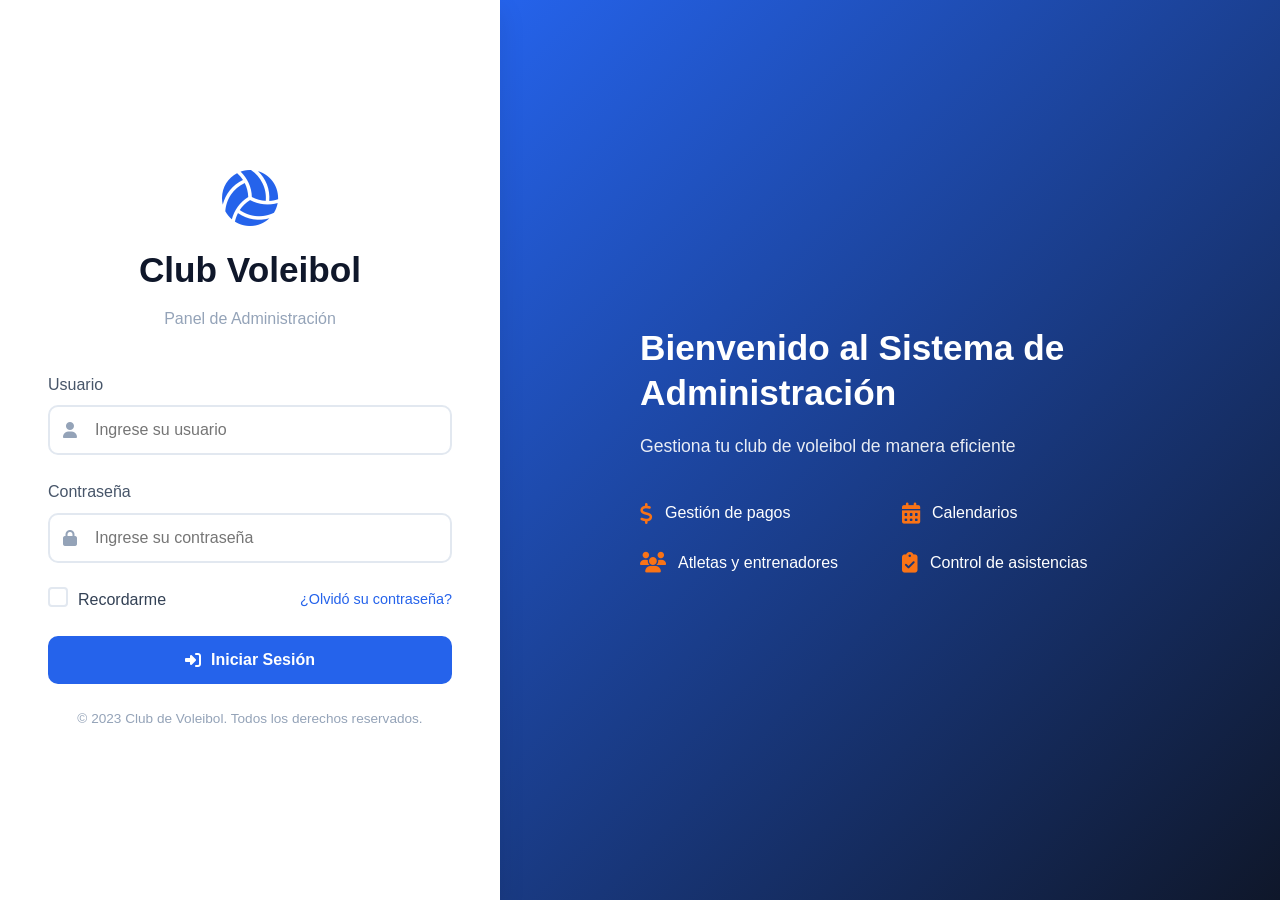
<file: front/plantillas/index.html>
<!DOCTYPE html>
<html lang="es">
<head>
    <meta charset="UTF-8">
    <meta name="viewport" content="width=device-width, initial-scale=1.0">
    <title>Club de Voleibol - Login</title>
    <link rel="stylesheet" href="../static/Css/style.css">
    <link rel="stylesheet" href="https://cdnjs.cloudflare.com/ajax/libs/font-awesome/6.4.0/css/all.min.css">
</head>
<body class="login-body">
    <div class="login-container">
        <div class="login-card">
            <div class="login-header">
                <div class="logo-container">
                    <i class="fas fa-volleyball-ball logo-icon"></i>
                    <h1>Club Voleibol</h1>
                    <p class="subtitle">Panel de Administración</p>
                </div>
            </div>
            
            <form id="loginForm" class="login-form">
                <div id="messageContainer" style="display: none; padding: 10px; margin-bottom: 15px; border-radius: 4px; text-align: center;"></div>
                <div class="form-group">
                    <label for="username">Usuario</label>
                    <div class="input-with-icon">
                        <i class="fas fa-user"></i>
                        <input type="text" id="username" placeholder="Ingrese su usuario" required>
                    </div>
                </div>
                
                <div class="form-group">
                    <label for="password">Contraseña</label>
                    <div class="input-with-icon">
                        <i class="fas fa-lock"></i>
                        <input type="password" id="password" placeholder="Ingrese su contraseña" required>
                    </div>
                </div>
                
                <div class="form-options">
                    <label class="checkbox-container">
                        <input type="checkbox" id="remember">
                        <span class="checkmark"></span>
                        Recordarme
                    </label>
                    <a href="#" class="forgot-link">¿Olvidó su contraseña?</a>
                </div>
                
                <button type="submit" class="btn-login">
                    <i class="fas fa-sign-in-alt"></i> Iniciar Sesión
                </button>
                
                <div class="login-footer">
                    <p>© 2023 Club de Voleibol. Todos los derechos reservados.</p>
                </div>
            </form>
            
        </div>
        
        <div class="login-side">
            <div class="side-content">
                <h2>Bienvenido al Sistema de Administración</h2>
                <p>Gestiona tu club de voleibol de manera eficiente</p>
                <div class="features">
                    <div class="feature">
                        <i class="fas fa-dollar-sign"></i>
                        <span>Gestión de pagos</span>
                    </div>
                    <div class="feature">
                        <i class="fas fa-calendar-alt"></i>
                        <span>Calendarios</span>
                    </div>
                    <div class="feature">
                        <i class="fas fa-users"></i>
                        <span>Atletas y entrenadores</span>
                    </div>
                    <div class="feature">
                        <i class="fas fa-clipboard-check"></i>
                        <span>Control de asistencias</span>
                    </div>
                </div>
            </div>
        </div>
    </div>
    
    <script src="../static/JS/auth.js"></script>
</body>
</html>
</file>
<file: front/static/Css/style.css>
/* Variables y Reset */
:root {
    --primary-color: #2563eb;
    --primary-dark: #1d4ed8;
    --secondary-color: #0f172a;
    --accent-color: #f97316;
    --success-color: #10b981;
    --warning-color: #f59e0b;
    --danger-color: #ef4444;
    --light-color: #f8fafc;
    --gray-light: #e2e8f0;
    --gray: #94a3b8;
    --gray-dark: #475569;
    --sidebar-width: 260px;
    --header-height: 70px;
    --border-radius: 10px;
    --box-shadow: 0 4px 6px -1px rgba(0, 0, 0, 0.1), 0 2px 4px -1px rgba(0, 0, 0, 0.06);
}

* {
    margin: 0;
    padding: 0;
    box-sizing: border-box;
}

body {
    font-family: 'Inter', sans-serif;
    background-color: #f1f5f9;
    color: #334155;
    line-height: 1.6;
}

/* Estilos para la página de login */
.login-body {
    display: flex;
    height: 100vh;
    overflow: hidden;
}

.login-container {
    display: flex;
    width: 100%;
}

.login-card {
    flex: 1;
    max-width: 500px;
    background: white;
    padding: 3rem;
    display: flex;
    flex-direction: column;
    justify-content: center;
    box-shadow: 0 10px 25px rgba(0, 0, 0, 0.1);
    z-index: 1;
}

.login-side {
    flex: 1.2;
    background: linear-gradient(135deg, var(--primary-color), var(--secondary-color));
    color: white;
    display: flex;
    align-items: center;
    justify-content: center;
    padding: 3rem;
}

.logo-container {
    text-align: center;
    margin-bottom: 2.5rem;
}

.logo-icon {
    font-size: 3.5rem;
    color: var(--primary-color);
    margin-bottom: 1rem;
}

.logo-container h1 {
    font-size: 2.2rem;
    color: var(--secondary-color);
    margin-bottom: 0.5rem;
}

.subtitle {
    color: var(--gray);
    font-size: 1rem;
}

.form-group {
    margin-bottom: 1.5rem;
}

.form-group label {
    display: block;
    margin-bottom: 0.5rem;
    font-weight: 500;
    color: var(--gray-dark);
}

.input-with-icon {
    position: relative;
}

.input-with-icon i {
    position: absolute;
    left: 15px;
    top: 50%;
    transform: translateY(-50%);
    color: var(--gray);
}

.input-with-icon input {
    width: 100%;
    padding: 14px 14px 14px 45px;
    border: 2px solid var(--gray-light);
    border-radius: var(--border-radius);
    font-size: 1rem;
    transition: all 0.3s;
}

.input-with-icon input:focus {
    outline: none;
    border-color: var(--primary-color);
    box-shadow: 0 0 0 3px rgba(37, 99, 235, 0.1);
}

.form-options {
    display: flex;
    justify-content: space-between;
    align-items: center;
    margin-bottom: 1.5rem;
}

.checkbox-container {
    display: block;
    position: relative;
    padding-left: 30px;
    cursor: pointer;
    user-select: none;
}

.checkbox-container input {
    position: absolute;
    opacity: 0;
    cursor: pointer;
    height: 0;
    width: 0;
}

.checkmark {
    position: absolute;
    top: 0;
    left: 0;
    height: 20px;
    width: 20px;
    background-color: white;
    border: 2px solid var(--gray-light);
    border-radius: 4px;
}

.checkbox-container:hover input ~ .checkmark {
    border-color: var(--primary-color);
}

.checkbox-container input:checked ~ .checkmark {
    background-color: var(--primary-color);
    border-color: var(--primary-color);
}

.checkmark:after {
    content: "";
    position: absolute;
    display: none;
}

.checkbox-container input:checked ~ .checkmark:after {
    display: block;
}

.checkbox-container .checkmark:after {
    left: 6px;
    top: 2px;
    width: 5px;
    height: 10px;
    border: solid white;
    border-width: 0 2px 2px 0;
    transform: rotate(45deg);
}

.forgot-link {
    color: var(--primary-color);
    text-decoration: none;
    font-size: 0.9rem;
    transition: color 0.3s;
}

.forgot-link:hover {
    color: var(--primary-dark);
    text-decoration: underline;
}

.btn-login {
    width: 100%;
    padding: 15px;
    background-color: var(--primary-color);
    color: white;
    border: none;
    border-radius: var(--border-radius);
    font-size: 1rem;
    font-weight: 600;
    cursor: pointer;
    transition: background-color 0.3s;
    display: flex;
    align-items: center;
    justify-content: center;
    gap: 10px;
    margin-bottom: 1.5rem;
}

.btn-login:hover {
    background-color: var(--primary-dark);
}

.login-footer {
    text-align: center;
    font-size: 0.85rem;
    color: var(--gray);
    margin-top: 1rem;
}

.demo-credentials {
    margin-top: 2rem;
    padding: 1rem;
    background-color: #f8fafc;
    border-radius: var(--border-radius);
    border-left: 4px solid var(--accent-color);
}

.demo-credentials p {
    margin-bottom: 0.5rem;
    font-size: 0.9rem;
}

.demo-credentials code {
    background-color: #e2e8f0;
    padding: 2px 6px;
    border-radius: 4px;
    font-family: monospace;
}

.side-content {
    max-width: 500px;
}

.side-content h2 {
    font-size: 2.2rem;
    margin-bottom: 1rem;
    line-height: 1.3;
}

.side-content p {
    font-size: 1.1rem;
    margin-bottom: 2.5rem;
    opacity: 0.9;
}

.features {
    display: grid;
    grid-template-columns: repeat(2, 1fr);
    gap: 1.5rem;
}

.feature {
    display: flex;
    align-items: center;
    gap: 12px;
    font-size: 1rem;
}

.feature i {
    font-size: 1.3rem;
    color: var(--accent-color);
}

/* Dashboard y Navegación */
.dashboard-container {
    display: flex;
    min-height: 100vh;
}

.sidebar {
    width: var(--sidebar-width);
    background-color: var(--secondary-color);
    color: white;
    padding: 1.5rem 0;
    position: fixed;
    height: 100vh;
    overflow-y: auto;
    transition: transform 0.3s;
    z-index: 100;
}

.sidebar-header {
    padding: 0 1.5rem 1.5rem;
    border-bottom: 1px solid rgba(255, 255, 255, 0.1);
    margin-bottom: 1rem;
}

.sidebar-header h2 {
    display: flex;
    align-items: center;
    gap: 10px;
    font-size: 1.5rem;
}

.sidebar-header i {
    color: var(--accent-color);
}

.sidebar-menu {
    list-style: none;
    padding: 0 1rem;
}

.menu-item {
    margin-bottom: 0.5rem;
}

.menu-item a {
    display: flex;
    align-items: center;
    padding: 0.85rem 1rem;
    color: rgba(255, 255, 255, 0.8);
    text-decoration: none;
    border-radius: 8px;
    transition: all 0.3s;
    gap: 12px;
}

.menu-item a:hover, .menu-item a.active {
    background-color: rgba(255, 255, 255, 0.1);
    color: white;
}

.menu-item i {
    width: 20px;
    text-align: center;
    font-size: 1.1rem;
}

.main-content {
    flex: 1;
    margin-left: var(--sidebar-width);
    padding: 0;
    width: calc(100% - var(--sidebar-width));
}

.header {
    height: var(--header-height);
    background-color: white;
    display: flex;
    align-items: center;
    justify-content: space-between;
    padding: 0 2rem;
    box-shadow: 0 1px 3px rgba(0, 0, 0, 0.1);
    position: sticky;
    top: 0;
    z-index: 50;
}

.header-left h1 {
    font-size: 1.5rem;
    color: var(--secondary-color);
}

.header-right {
    display: flex;
    align-items: center;
    gap: 1.5rem;
}

.notification-icon {
    position: relative;
    cursor: pointer;
    font-size: 1.3rem;
    color: var(--gray-dark);
}

.notification-badge {
    position: absolute;
    top: -5px;
    right: -5px;
    background-color: var(--danger-color);
    color: white;
    border-radius: 50%;
    width: 18px;
    height: 18px;
    font-size: 0.7rem;
    display: flex;
    align-items: center;
    justify-content: center;
}

.user-profile {
    display: flex;
    align-items: center;
    gap: 10px;
    cursor: pointer;
}

.avatar {
    width: 40px;
    height: 40px;
    border-radius: 50%;
    background-color: var(--primary-color);
    display: flex;
    align-items: center;
    justify-content: center;
    color: white;
    font-weight: 600;
}

.user-info h4 {
    font-size: 0.95rem;
    font-weight: 600;
}

.user-info p {
    font-size: 0.8rem;
    color: var(--gray);
}

.content-area {
    padding: 2rem;
}

.welcome-section {
    background: linear-gradient(135deg, var(--primary-color), var(--primary-dark));
    color: white;
    padding: 2rem;
    border-radius: var(--border-radius);
    margin-bottom: 2rem;
    box-shadow: var(--box-shadow);
}

.welcome-section h2 {
    font-size: 1.8rem;
    margin-bottom: 0.5rem;
}

.stats-grid {
    display: grid;
    grid-template-columns: repeat(auto-fill, minmax(240px, 1fr));
    gap: 1.5rem;
    margin-bottom: 2rem;
}

.stat-card {
    background-color: white;
    border-radius: var(--border-radius);
    padding: 1.5rem;
    box-shadow: var(--box-shadow);
    display: flex;
    align-items: center;
    gap: 1rem;
    transition: transform 0.3s;
}

.stat-card:hover {
    transform: translateY(-5px);
}

.stat-icon {
    width: 60px;
    height: 60px;
    border-radius: 12px;
    display: flex;
    align-items: center;
    justify-content: center;
    font-size: 1.5rem;
    color: white;
}

.icon-1 {
    background-color: var(--primary-color);
}

.icon-2 {
    background-color: var(--success-color);
}

.icon-3 {
    background-color: var(--accent-color);
}

.icon-4 {
    background-color: var(--danger-color);
}

.stat-info h3 {
    font-size: 2rem;
    font-weight: 700;
    margin-bottom: 0.2rem;
}

.stat-info p {
    color: var(--gray);
    font-size: 0.9rem;
}

/* Responsividad */
@media (max-width: 1024px) {
    .sidebar {
        transform: translateX(-100%);
    }
    
    .main-content {
        margin-left: 0;
        width: 100%;
    }
    
    .sidebar.active {
        transform: translateX(0);
    }
    
    .menu-toggle {
        display: block;
    }
}

@media (max-width: 768px) {
    .login-container {
        flex-direction: column;
    }
    
    .login-card {
        max-width: 100%;
        padding: 2rem;
    }
    
    .login-side {
        display: none;
    }
    
    .stats-grid {
        grid-template-columns: repeat(auto-fill, minmax(100%, 1fr));
    }
    
    .content-area {
        padding: 1.5rem 1rem;
    }
}
</file>
